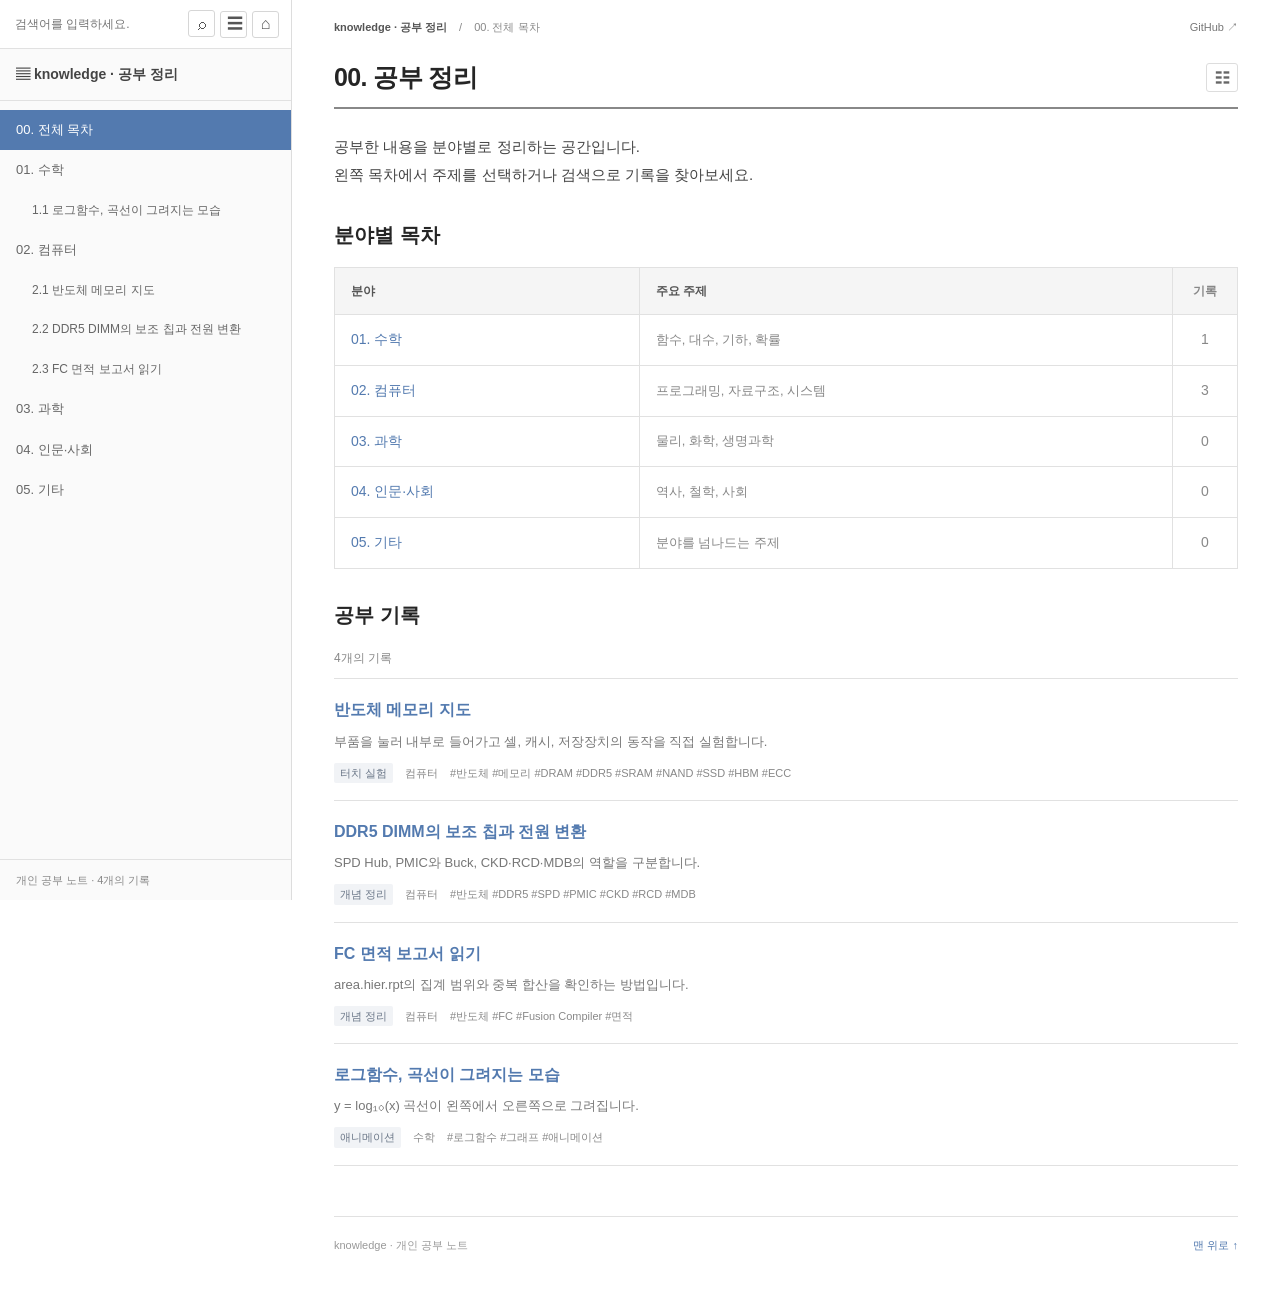
<file: docs/index.html>
<!doctype html>
<html lang="ko"><head><meta charset="utf-8"><meta name="viewport" content="width=device-width,initial-scale=1"><title>공부 정리 - knowledge</title><meta name="description" content="분야별 개념, 그림, 직접 실험하는 예제를 모은 개인 공부 노트"><link rel="stylesheet" href="assets/style.css?v=4"><script src="assets/app.js?v=memory-atlas-1" defer></script></head>
<body data-root="./" data-page="home"><a class="skip" href="#main">본문으로 이동</a><aside id="sidebar" aria-label="공부 목차"><a class="book-title" href="index.html">knowledge · 공부 정리</a></aside><button class="mobile-menu" type="button" aria-controls="sidebar" aria-expanded="false">☰ 목차보기</button>
<main id="main" class="reader"><header class="breadcrumbs"><a href="index.html">knowledge · 공부 정리</a><span>/</span><span id="breadcrumb-current">00. 전체 목차</span><a class="repo-link" href="https://github.com/mjh990406-design/knowledge">GitHub ↗</a></header>
<div class="title-line"><h1 id="page-title">00. 공부 정리</h1><button class="outline-toggle" aria-controls="page-outline" aria-expanded="false" type="button" title="이 페이지 목차">☷ <span class="sr-only">이 페이지 목차</span></button></div>
<nav id="page-outline" class="page-outline" aria-label="이 페이지 목차" hidden><a href="#subjects">분야별 목차</a><a href="#records">공부 기록</a></nav>
<p id="page-description" class="intro">공부한 내용을 분야별로 정리하는 공간입니다.<br>왼쪽 목차에서 주제를 선택하거나 검색으로 기록을 찾아보세요.</p>
<section id="subjects"><h2>분야별 목차</h2><table class="subject-table"><thead><tr><th scope="col">분야</th><th scope="col">주요 주제</th><th scope="col" class="count">기록</th></tr></thead><tbody id="subject-list"></tbody></table></section>
<section id="records"><h2 id="records-title">공부 기록</h2><p id="results-count" class="meta" role="status" aria-live="polite"></p><div id="notes"></div></section>
<noscript><p><a href="notes/linear-function.html">일차함수 예제 읽기</a> · 검색과 목차 탐색에는 JavaScript가 필요합니다.</p></noscript>
<footer class="page-footer"><span>knowledge · 개인 공부 노트</span><a href="#main">맨 위로 ↑</a></footer></main></body></html>
</file>
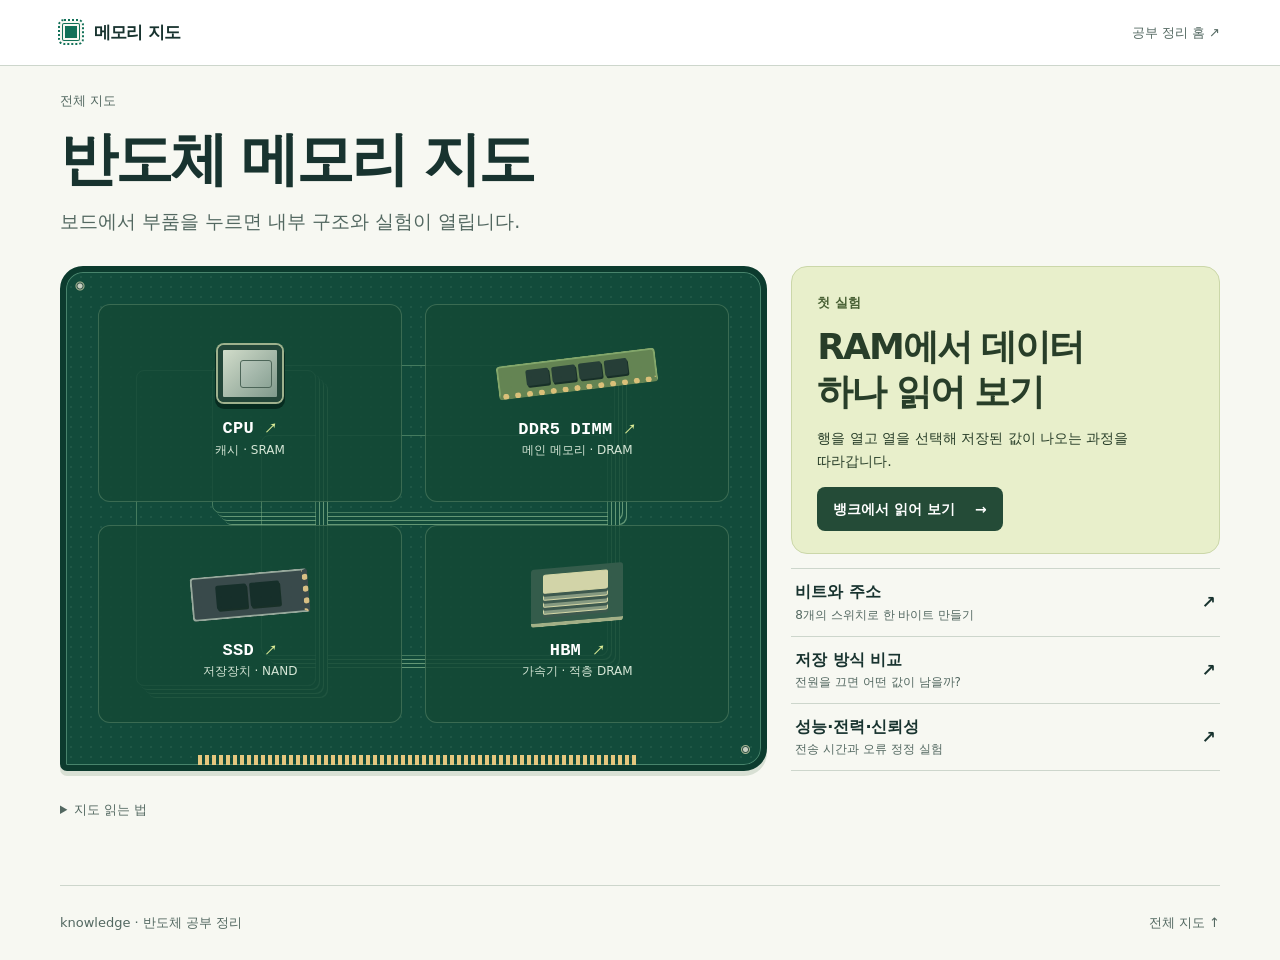
<file: docs/memory/index.html>
<!doctype html>
<html lang="ko">
<head>
  <meta charset="utf-8">
  <meta name="viewport" content="width=device-width,initial-scale=1">
  <meta name="theme-color" content="#f8f8f1">
  <title>반도체 메모리 지도 · 공부 정리</title>
  <meta name="description" content="그림에서 컴퓨터 부품을 선택하고, 메모리 셀부터 SSD와 HBM까지 직접 조작하며 배웁니다.">
  <link rel="stylesheet" href="atlas.css">
  <script defer src="dram.js"></script>
  <script defer src="storage.js"></script>
  <script defer src="systems.js"></script>
  <script defer src="atlas.js"></script>
</head>
<body>
<a class="skip" href="#content">본문으로 이동</a>
<header class="mast"><div class="wrap mast-inner">
  <a class="identity" href="#map"><span class="micro-icon" aria-hidden="true"></span>메모리 지도</a>
  <a class="home-link" href="../index.html">공부 정리 홈 ↗</a>
</div></header>
<main class="wrap" id="content" tabindex="-1">
  <nav id="crumb" aria-label="현재 위치"></nav>
  <div id="view"></div>
  <dialog id="definition" aria-labelledby="term-name">
    <h2 id="term-name"></h2>
    <p id="term-text"></p>
    <form method="dialog"><button autofocus>닫기</button></form>
  </dialog>
  <noscript><p>터치 실험을 사용하려면 JavaScript를 켜 주세요. <a href="../notes/ddr5-dimm.html">DDR5 공부 노트 읽기</a></p></noscript>
</main>
<footer class="wrap foot"><span>knowledge · 반도체 공부 정리</span><a href="#map">전체 지도 ↑</a></footer>
</body></html>
</file>
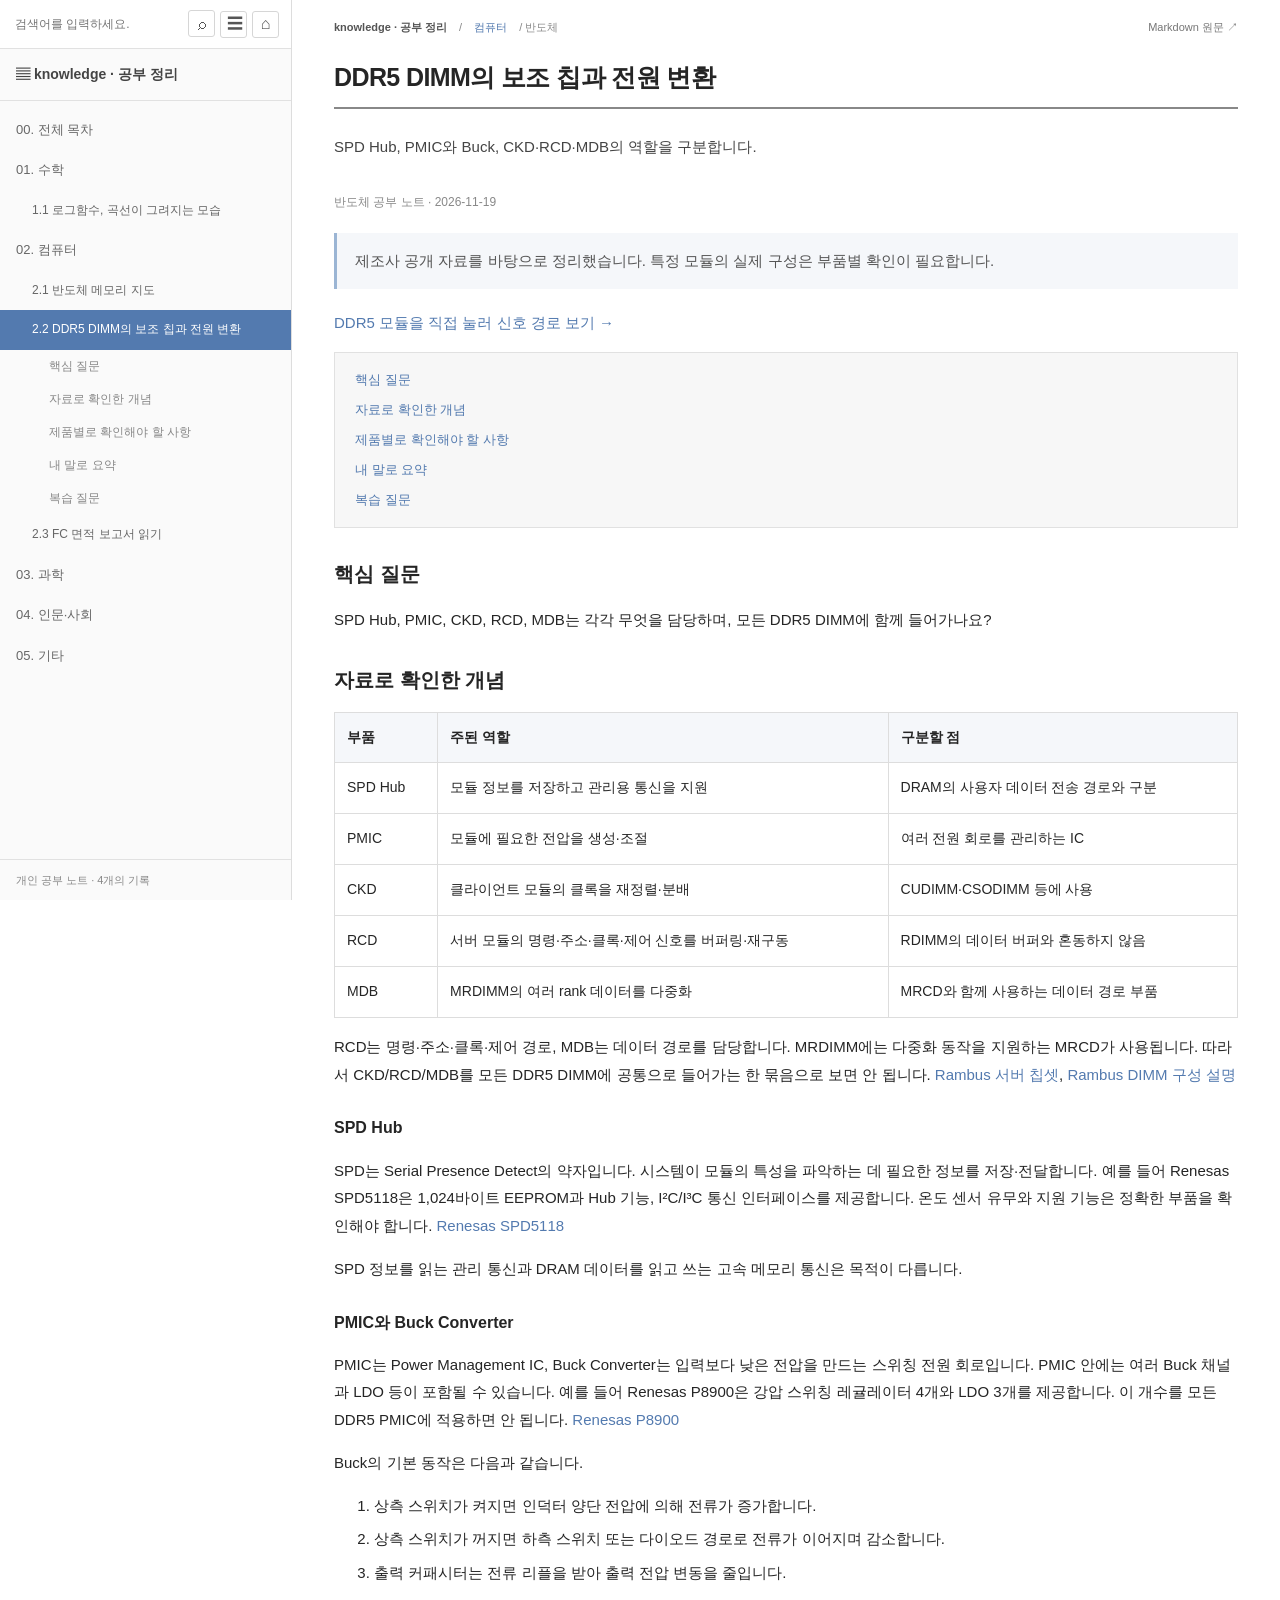
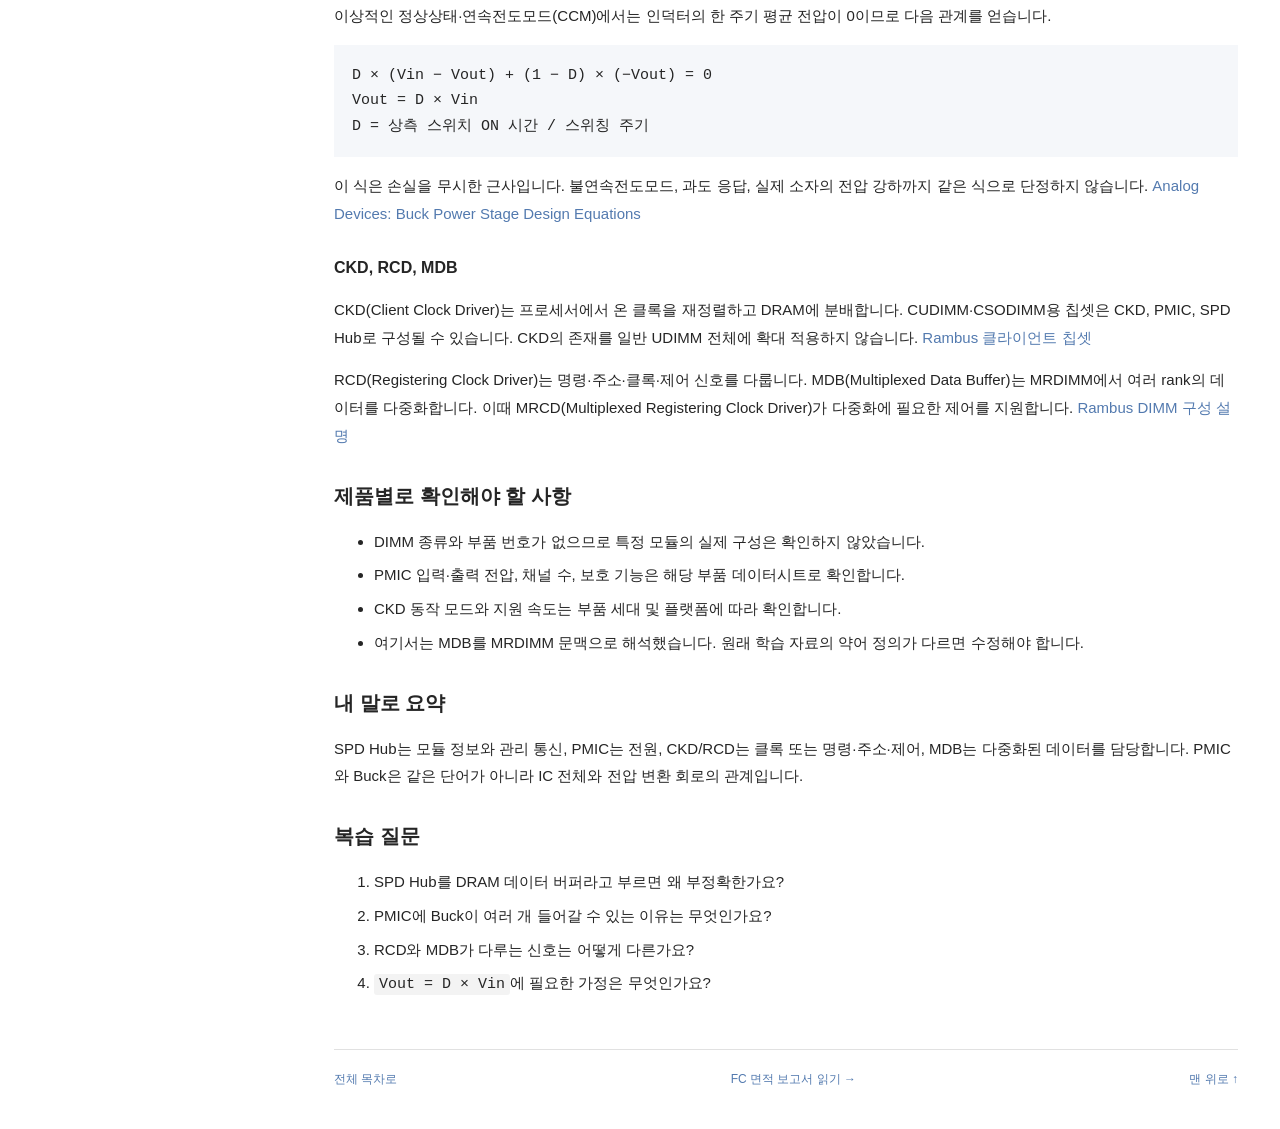
<file: docs/notes/ddr5-dimm.html>
<!doctype html>
<html lang="ko"><head><meta charset="utf-8"><meta name="viewport" content="width=device-width,initial-scale=1">
<title>DDR5 DIMM의 보조 칩과 전원 변환 - knowledge</title><meta name="description" content="SPD Hub, PMIC와 Buck, CKD·RCD·MDB의 역할을 구분합니다.">
<link rel="stylesheet" href="../assets/style.css?v=4"><script src="../assets/app.js?v=memory-atlas-1" defer></script>
<style>.study-table{width:100%;border-collapse:collapse;font-size:14px}.study-table th,.study-table td{border:1px solid #ddd;padding:12px;text-align:left;vertical-align:top}.study-table th{background:#f5f7fa}.table-scroll{overflow-x:auto}.study-table{min-width:560px}.article pre{overflow-x:auto;padding:18px;background:#f5f7fa;line-height:1.7}.article pre code{background:none;padding:0}.article p,.article li{overflow-wrap:anywhere}.article h3{margin-top:26px}.article section{max-width:920px}.article .page-outline a{padding:3px 0}</style>
</head><body data-root="../" data-page="article">
<a class="skip" href="#main">본문으로 이동</a><aside id="sidebar" aria-label="공부 목차"><a href="../index.html">전체 목차</a></aside>
<button class="mobile-menu" type="button" aria-controls="sidebar" aria-expanded="false">☰ 목차보기</button>
<main id="main" class="reader article"><header class="breadcrumbs"><a href="../index.html">knowledge · 공부 정리</a><span>/</span><a href="../index.html?category=컴퓨터">컴퓨터</a><span>/ 반도체</span><a class="repo-link" href="https://github.com/mjh990406-design/knowledge/blob/main/notes/semiconductor/ddr5-dimm.md">Markdown 원문 ↗</a></header>
<div class="title-line"><h1>DDR5 DIMM의 보조 칩과 전원 변환</h1></div><p class="intro">SPD Hub, PMIC와 Buck, CKD·RCD·MDB의 역할을 구분합니다.</p>
<p class="article-meta">반도체 공부 노트 · 2026-11-19</p>
<div class="callout">제조사 공개 자료를 바탕으로 정리했습니다. 특정 모듈의 실제 구성은 부품별 확인이 필요합니다.</div>
<p><a href="../memory/index.html#dimm">DDR5 모듈을 직접 눌러 신호 경로 보기 →</a></p><nav class="page-outline" aria-label="이 글의 목차"><a href="#section-1">핵심 질문</a>
<a href="#section-2">자료로 확인한 개념</a>
<a href="#section-3">제품별로 확인해야 할 사항</a>
<a href="#section-4">내 말로 요약</a>
<a href="#section-5">복습 질문</a></nav>
<section id="section-1"><h2>핵심 질문</h2>
<p>SPD Hub, PMIC, CKD, RCD, MDB는 각각 무엇을 담당하며, 모든 DDR5 DIMM에 함께 들어가나요?</p>
</section>
<section id="section-2"><h2>자료로 확인한 개념</h2>
<div class="table-scroll"><table class="study-table"><thead><tr><th scope="col">부품</th><th scope="col">주된 역할</th><th scope="col">구분할 점</th></tr></thead><tbody><tr><td>SPD Hub</td><td>모듈 정보를 저장하고 관리용 통신을 지원</td><td>DRAM의 사용자 데이터 전송 경로와 구분</td></tr><tr><td>PMIC</td><td>모듈에 필요한 전압을 생성·조절</td><td>여러 전원 회로를 관리하는 IC</td></tr><tr><td>CKD</td><td>클라이언트 모듈의 클록을 재정렬·분배</td><td>CUDIMM·CSODIMM 등에 사용</td></tr><tr><td>RCD</td><td>서버 모듈의 명령·주소·클록·제어 신호를 버퍼링·재구동</td><td>RDIMM의 데이터 버퍼와 혼동하지 않음</td></tr><tr><td>MDB</td><td>MRDIMM의 여러 rank 데이터를 다중화</td><td>MRCD와 함께 사용하는 데이터 경로 부품</td></tr></tbody></table></div>
<p>RCD는 명령·주소·클록·제어 경로, MDB는 데이터 경로를 담당합니다. MRDIMM에는 다중화 동작을 지원하는 MRCD가 사용됩니다. 따라서 CKD/RCD/MDB를 모든 DDR5 DIMM에 공통으로 들어가는 한 묶음으로 보면 안 됩니다. <a href="https://www.rambus.com/memory-interface-chips/ddr5-dimm-chipset/">Rambus 서버 칩셋</a>, <a href="https://www.rambus.com/blogs/complete-guide-to-ddr5-chipsets/">Rambus DIMM 구성 설명</a></p>
<h3>SPD Hub</h3>
<p>SPD는 Serial Presence Detect의 약자입니다. 시스템이 모듈의 특성을 파악하는 데 필요한 정보를 저장·전달합니다. 예를 들어 Renesas SPD5118은 1,024바이트 EEPROM과 Hub 기능, I²C/I³C 통신 인터페이스를 제공합니다. 온도 센서 유무와 지원 기능은 정확한 부품을 확인해야 합니다. <a href="https://www.renesas.com/en/products/spd5118">Renesas SPD5118</a></p>
<p>SPD 정보를 읽는 관리 통신과 DRAM 데이터를 읽고 쓰는 고속 메모리 통신은 목적이 다릅니다.</p>
<h3>PMIC와 Buck Converter</h3>
<p>PMIC는 Power Management IC, Buck Converter는 입력보다 낮은 전압을 만드는 스위칭 전원 회로입니다. PMIC 안에는 여러 Buck 채널과 LDO 등이 포함될 수 있습니다. 예를 들어 Renesas P8900은 강압 스위칭 레귤레이터 4개와 LDO 3개를 제공합니다. 이 개수를 모든 DDR5 PMIC에 적용하면 안 됩니다. <a href="https://www.renesas.com/en/products/p8900">Renesas P8900</a></p>
<p>Buck의 기본 동작은 다음과 같습니다.</p>
<ol>
<li>상측 스위치가 켜지면 인덕터 양단 전압에 의해 전류가 증가합니다.</li>
<li>상측 스위치가 꺼지면 하측 스위치 또는 다이오드 경로로 전류가 이어지며 감소합니다.</li>
<li>출력 커패시터는 전류 리플을 받아 출력 전압 변동을 줄입니다.</li>
</ol>
<p>이상적인 정상상태·연속전도모드(CCM)에서는 인덕터의 한 주기 평균 전압이 0이므로 다음 관계를 얻습니다.</p>
<pre><code>D × (Vin − Vout) + (1 − D) × (−Vout) = 0
Vout = D × Vin
D = 상측 스위치 ON 시간 / 스위칭 주기</code></pre>
<p>이 식은 손실을 무시한 근사입니다. 불연속전도모드, 과도 응답, 실제 소자의 전압 강하까지 같은 식으로 단정하지 않습니다. <a href="https://www.analog.com/en/resources/app-notes/buck-power-stage-design-equations.html">Analog Devices: Buck Power Stage Design Equations</a></p>
<h3>CKD, RCD, MDB</h3>
<p>CKD(Client Clock Driver)는 프로세서에서 온 클록을 재정렬하고 DRAM에 분배합니다. CUDIMM·CSODIMM용 칩셋은 CKD, PMIC, SPD Hub로 구성될 수 있습니다. CKD의 존재를 일반 UDIMM 전체에 확대 적용하지 않습니다. <a href="https://www.rambus.com/memory-interface-chips/ddr5-client-dimm-chipset/">Rambus 클라이언트 칩셋</a></p>
<p>RCD(Registering Clock Driver)는 명령·주소·클록·제어 신호를 다룹니다. MDB(Multiplexed Data Buffer)는 MRDIMM에서 여러 rank의 데이터를 다중화합니다. 이때 MRCD(Multiplexed Registering Clock Driver)가 다중화에 필요한 제어를 지원합니다. <a href="https://www.rambus.com/blogs/complete-guide-to-ddr5-chipsets/">Rambus DIMM 구성 설명</a></p>
</section>
<section id="section-3"><h2>제품별로 확인해야 할 사항</h2>
<ul>
<li>DIMM 종류와 부품 번호가 없으므로 특정 모듈의 실제 구성은 확인하지 않았습니다.</li>
<li>PMIC 입력·출력 전압, 채널 수, 보호 기능은 해당 부품 데이터시트로 확인합니다.</li>
<li>CKD 동작 모드와 지원 속도는 부품 세대 및 플랫폼에 따라 확인합니다.</li>
<li>여기서는 MDB를 MRDIMM 문맥으로 해석했습니다. 원래 학습 자료의 약어 정의가 다르면 수정해야 합니다.</li>
</ul>
</section>
<section id="section-4"><h2>내 말로 요약</h2>
<p>SPD Hub는 모듈 정보와 관리 통신, PMIC는 전원, CKD/RCD는 클록 또는 명령·주소·제어, MDB는 다중화된 데이터를 담당합니다. PMIC와 Buck은 같은 단어가 아니라 IC 전체와 전압 변환 회로의 관계입니다.</p>
</section>
<section id="section-5"><h2>복습 질문</h2>
<ol>
<li>SPD Hub를 DRAM 데이터 버퍼라고 부르면 왜 부정확한가요?</li>
<li>PMIC에 Buck이 여러 개 들어갈 수 있는 이유는 무엇인가요?</li>
<li>RCD와 MDB가 다루는 신호는 어떻게 다른가요?</li>
<li><code>Vout = D × Vin</code>에 필요한 가정은 무엇인가요?</li>
</ol>
</section>
<footer class="page-footer"><a href="../index.html">전체 목차로</a><a href="fc-area-hier.html">FC 면적 보고서 읽기 →</a><a href="#main">맨 위로 ↑</a></footer>
</main></body></html>
</file>
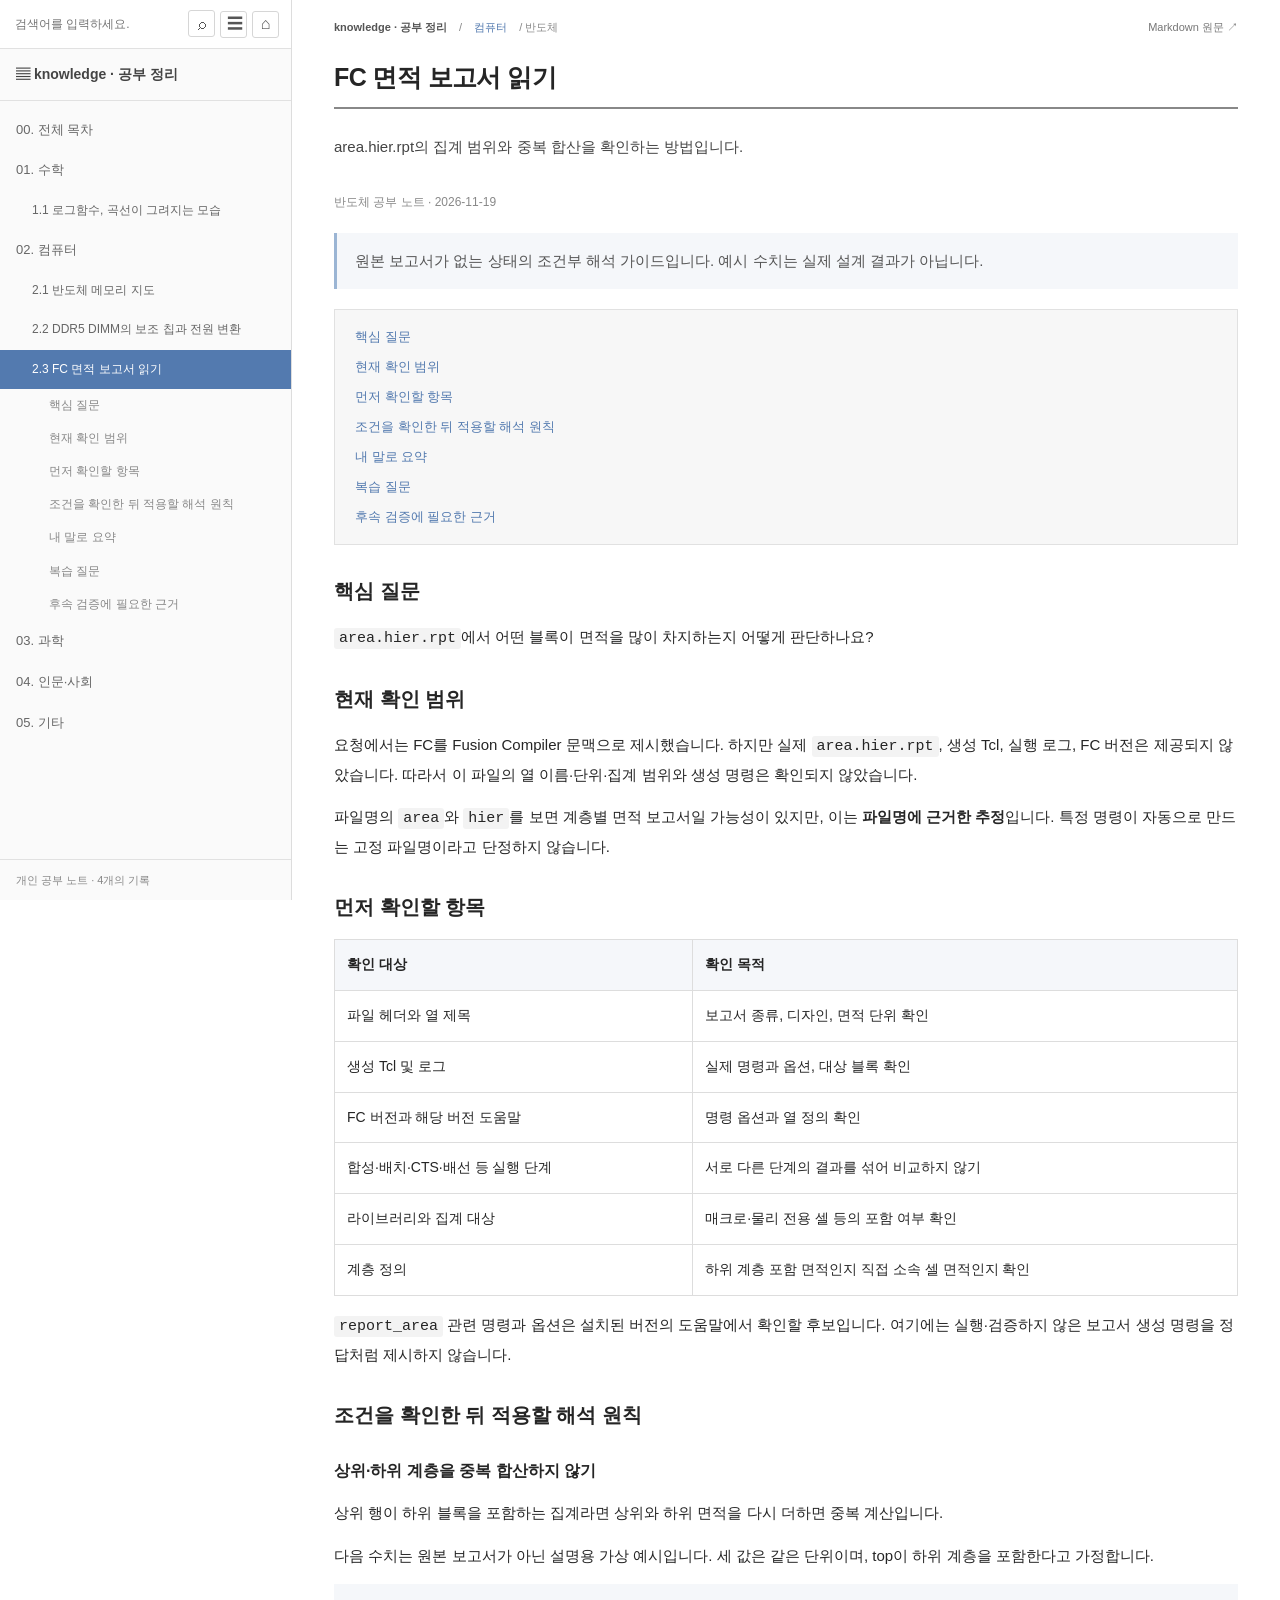
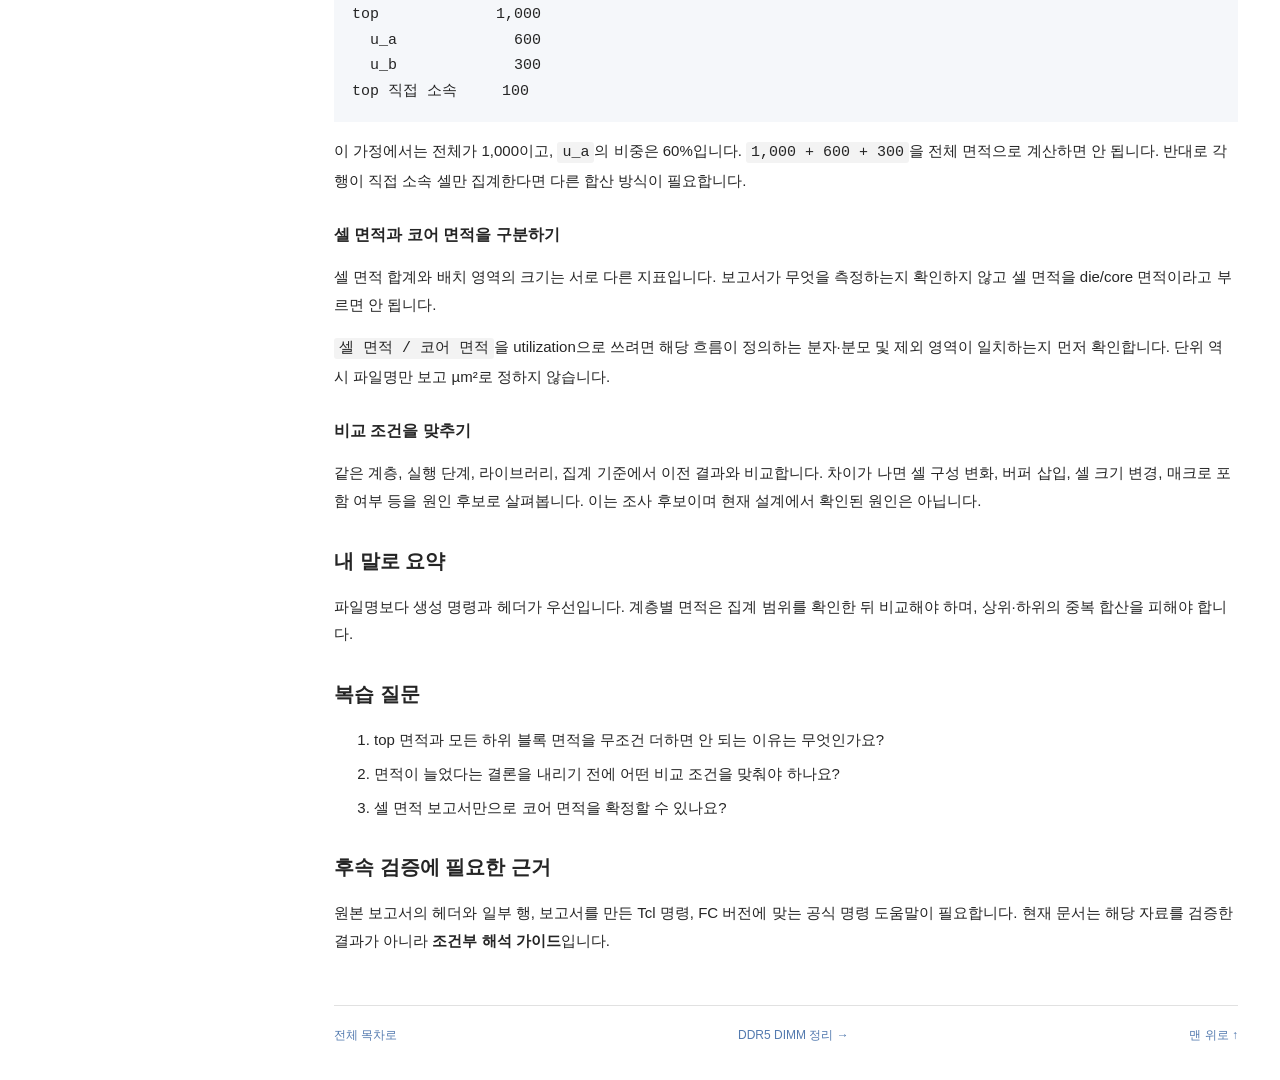
<file: docs/notes/fc-area-hier.html>
<!doctype html>
<html lang="ko"><head><meta charset="utf-8"><meta name="viewport" content="width=device-width,initial-scale=1">
<title>FC 면적 보고서 읽기 - knowledge</title><meta name="description" content="area.hier.rpt의 집계 범위와 중복 합산을 확인하는 방법입니다.">
<link rel="stylesheet" href="../assets/style.css?v=4"><script src="../assets/app.js?v=memory-atlas-1" defer></script>
<style>.study-table{width:100%;border-collapse:collapse;font-size:14px}.study-table th,.study-table td{border:1px solid #ddd;padding:12px;text-align:left;vertical-align:top}.study-table th{background:#f5f7fa}.table-scroll{overflow-x:auto}.study-table{min-width:560px}.article pre{overflow-x:auto;padding:18px;background:#f5f7fa;line-height:1.7}.article pre code{background:none;padding:0}.article p,.article li{overflow-wrap:anywhere}.article h3{margin-top:26px}.article section{max-width:920px}.article .page-outline a{padding:3px 0}</style>
</head><body data-root="../" data-page="article">
<a class="skip" href="#main">본문으로 이동</a><aside id="sidebar" aria-label="공부 목차"><a href="../index.html">전체 목차</a></aside>
<button class="mobile-menu" type="button" aria-controls="sidebar" aria-expanded="false">☰ 목차보기</button>
<main id="main" class="reader article"><header class="breadcrumbs"><a href="../index.html">knowledge · 공부 정리</a><span>/</span><a href="../index.html?category=컴퓨터">컴퓨터</a><span>/ 반도체</span><a class="repo-link" href="https://github.com/mjh990406-design/knowledge/blob/main/notes/semiconductor/fc-area-hier.md">Markdown 원문 ↗</a></header>
<div class="title-line"><h1>FC 면적 보고서 읽기</h1></div><p class="intro">area.hier.rpt의 집계 범위와 중복 합산을 확인하는 방법입니다.</p>
<p class="article-meta">반도체 공부 노트 · 2026-11-19</p>
<div class="callout">원본 보고서가 없는 상태의 조건부 해석 가이드입니다. 예시 수치는 실제 설계 결과가 아닙니다.</div>
<nav class="page-outline" aria-label="이 글의 목차"><a href="#section-1">핵심 질문</a>
<a href="#section-2">현재 확인 범위</a>
<a href="#section-3">먼저 확인할 항목</a>
<a href="#section-4">조건을 확인한 뒤 적용할 해석 원칙</a>
<a href="#section-5">내 말로 요약</a>
<a href="#section-6">복습 질문</a>
<a href="#section-7">후속 검증에 필요한 근거</a></nav>
<section id="section-1"><h2>핵심 질문</h2>
<p><code>area.hier.rpt</code>에서 어떤 블록이 면적을 많이 차지하는지 어떻게 판단하나요?</p>
</section>
<section id="section-2"><h2>현재 확인 범위</h2>
<p>요청에서는 FC를 Fusion Compiler 문맥으로 제시했습니다. 하지만 실제 <code>area.hier.rpt</code>, 생성 Tcl, 실행 로그, FC 버전은 제공되지 않았습니다. 따라서 이 파일의 열 이름·단위·집계 범위와 생성 명령은 확인되지 않았습니다.</p>
<p>파일명의 <code>area</code>와 <code>hier</code>를 보면 계층별 면적 보고서일 가능성이 있지만, 이는 <strong>파일명에 근거한 추정</strong>입니다. 특정 명령이 자동으로 만드는 고정 파일명이라고 단정하지 않습니다.</p>
</section>
<section id="section-3"><h2>먼저 확인할 항목</h2>
<div class="table-scroll"><table class="study-table"><thead><tr><th scope="col">확인 대상</th><th scope="col">확인 목적</th></tr></thead><tbody><tr><td>파일 헤더와 열 제목</td><td>보고서 종류, 디자인, 면적 단위 확인</td></tr><tr><td>생성 Tcl 및 로그</td><td>실제 명령과 옵션, 대상 블록 확인</td></tr><tr><td>FC 버전과 해당 버전 도움말</td><td>명령 옵션과 열 정의 확인</td></tr><tr><td>합성·배치·CTS·배선 등 실행 단계</td><td>서로 다른 단계의 결과를 섞어 비교하지 않기</td></tr><tr><td>라이브러리와 집계 대상</td><td>매크로·물리 전용 셀 등의 포함 여부 확인</td></tr><tr><td>계층 정의</td><td>하위 계층 포함 면적인지 직접 소속 셀 면적인지 확인</td></tr></tbody></table></div>
<p><code>report_area</code> 관련 명령과 옵션은 설치된 버전의 도움말에서 확인할 후보입니다. 여기에는 실행·검증하지 않은 보고서 생성 명령을 정답처럼 제시하지 않습니다.</p>
</section>
<section id="section-4"><h2>조건을 확인한 뒤 적용할 해석 원칙</h2>
<h3>상위·하위 계층을 중복 합산하지 않기</h3>
<p>상위 행이 하위 블록을 포함하는 집계라면 상위와 하위 면적을 다시 더하면 중복 계산입니다.</p>
<p>다음 수치는 원본 보고서가 아닌 설명용 가상 예시입니다. 세 값은 같은 단위이며, top이 하위 계층을 포함한다고 가정합니다.</p>
<pre><code>top             1,000
  u_a             600
  u_b             300
top 직접 소속     100</code></pre>
<p>이 가정에서는 전체가 1,000이고, <code>u_a</code>의 비중은 60%입니다. <code>1,000 + 600 + 300</code>을 전체 면적으로 계산하면 안 됩니다. 반대로 각 행이 직접 소속 셀만 집계한다면 다른 합산 방식이 필요합니다.</p>
<h3>셀 면적과 코어 면적을 구분하기</h3>
<p>셀 면적 합계와 배치 영역의 크기는 서로 다른 지표입니다. 보고서가 무엇을 측정하는지 확인하지 않고 셀 면적을 die/core 면적이라고 부르면 안 됩니다.</p>
<p><code>셀 면적 / 코어 면적</code>을 utilization으로 쓰려면 해당 흐름이 정의하는 분자·분모 및 제외 영역이 일치하는지 먼저 확인합니다. 단위 역시 파일명만 보고 µm²로 정하지 않습니다.</p>
<h3>비교 조건을 맞추기</h3>
<p>같은 계층, 실행 단계, 라이브러리, 집계 기준에서 이전 결과와 비교합니다. 차이가 나면 셀 구성 변화, 버퍼 삽입, 셀 크기 변경, 매크로 포함 여부 등을 원인 후보로 살펴봅니다. 이는 조사 후보이며 현재 설계에서 확인된 원인은 아닙니다.</p>
</section>
<section id="section-5"><h2>내 말로 요약</h2>
<p>파일명보다 생성 명령과 헤더가 우선입니다. 계층별 면적은 집계 범위를 확인한 뒤 비교해야 하며, 상위·하위의 중복 합산을 피해야 합니다.</p>
</section>
<section id="section-6"><h2>복습 질문</h2>
<ol>
<li>top 면적과 모든 하위 블록 면적을 무조건 더하면 안 되는 이유는 무엇인가요?</li>
<li>면적이 늘었다는 결론을 내리기 전에 어떤 비교 조건을 맞춰야 하나요?</li>
<li>셀 면적 보고서만으로 코어 면적을 확정할 수 있나요?</li>
</ol>
</section>
<section id="section-7"><h2>후속 검증에 필요한 근거</h2>
<p>원본 보고서의 헤더와 일부 행, 보고서를 만든 Tcl 명령, FC 버전에 맞는 공식 명령 도움말이 필요합니다. 현재 문서는 해당 자료를 검증한 결과가 아니라 <strong>조건부 해석 가이드</strong>입니다.</p>
</section>
<footer class="page-footer"><a href="../index.html">전체 목차로</a><a href="ddr5-dimm.html">DDR5 DIMM 정리 →</a><a href="#main">맨 위로 ↑</a></footer>
</main></body></html>
</file>
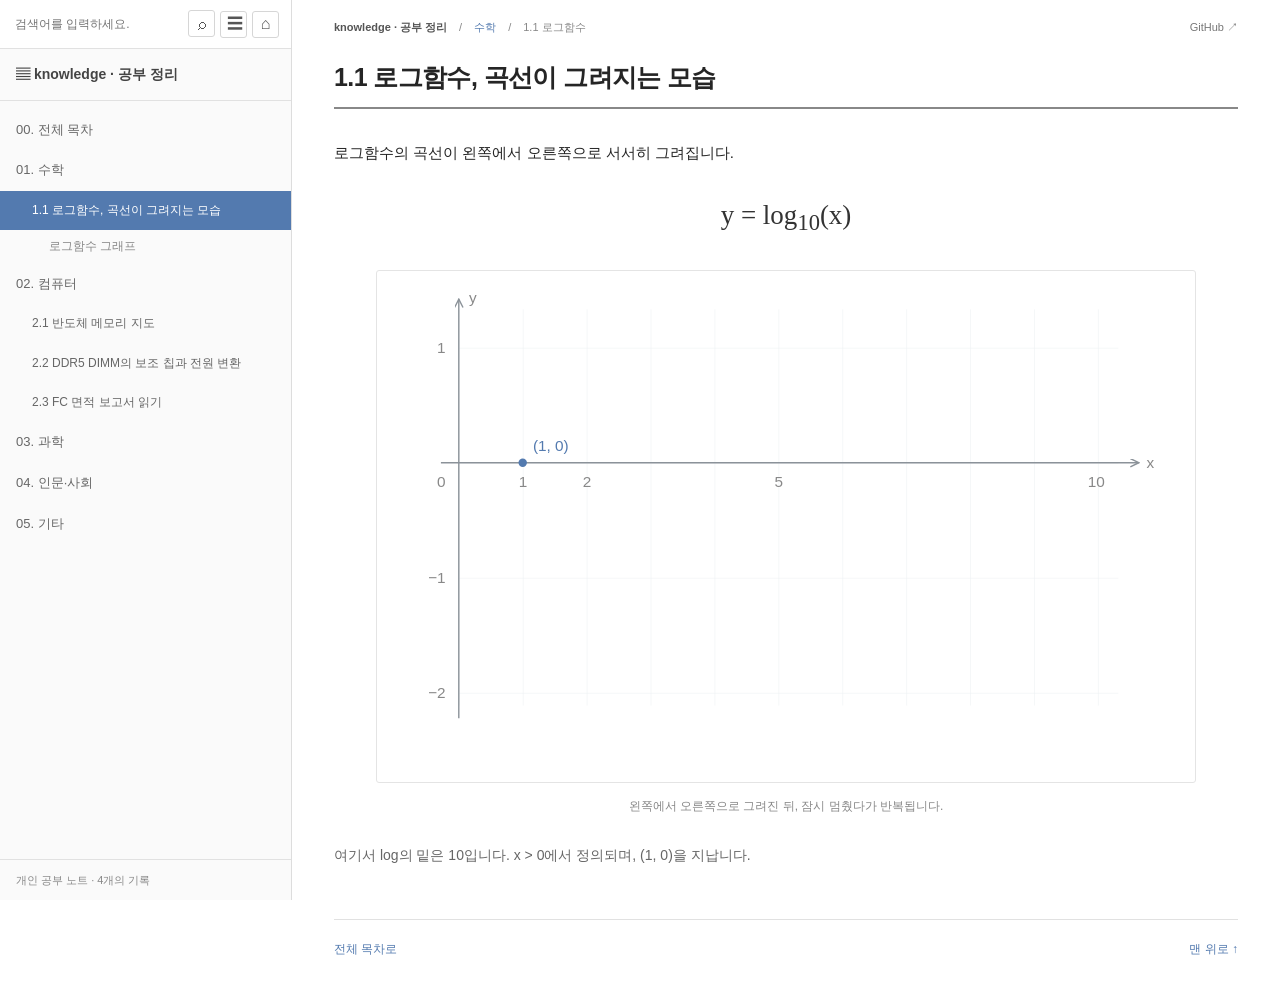
<file: docs/notes/linear-function.html>
<!doctype html><html lang="ko"><head><meta charset="utf-8"><meta name="viewport" content="width=device-width,initial-scale=1"><meta http-equiv="refresh" content="0;url=log-function.html"><title>로그함수 - knowledge</title></head><body><p><a href="log-function.html">로그함수 애니메이션 보기</a></p></body></html>
</file>
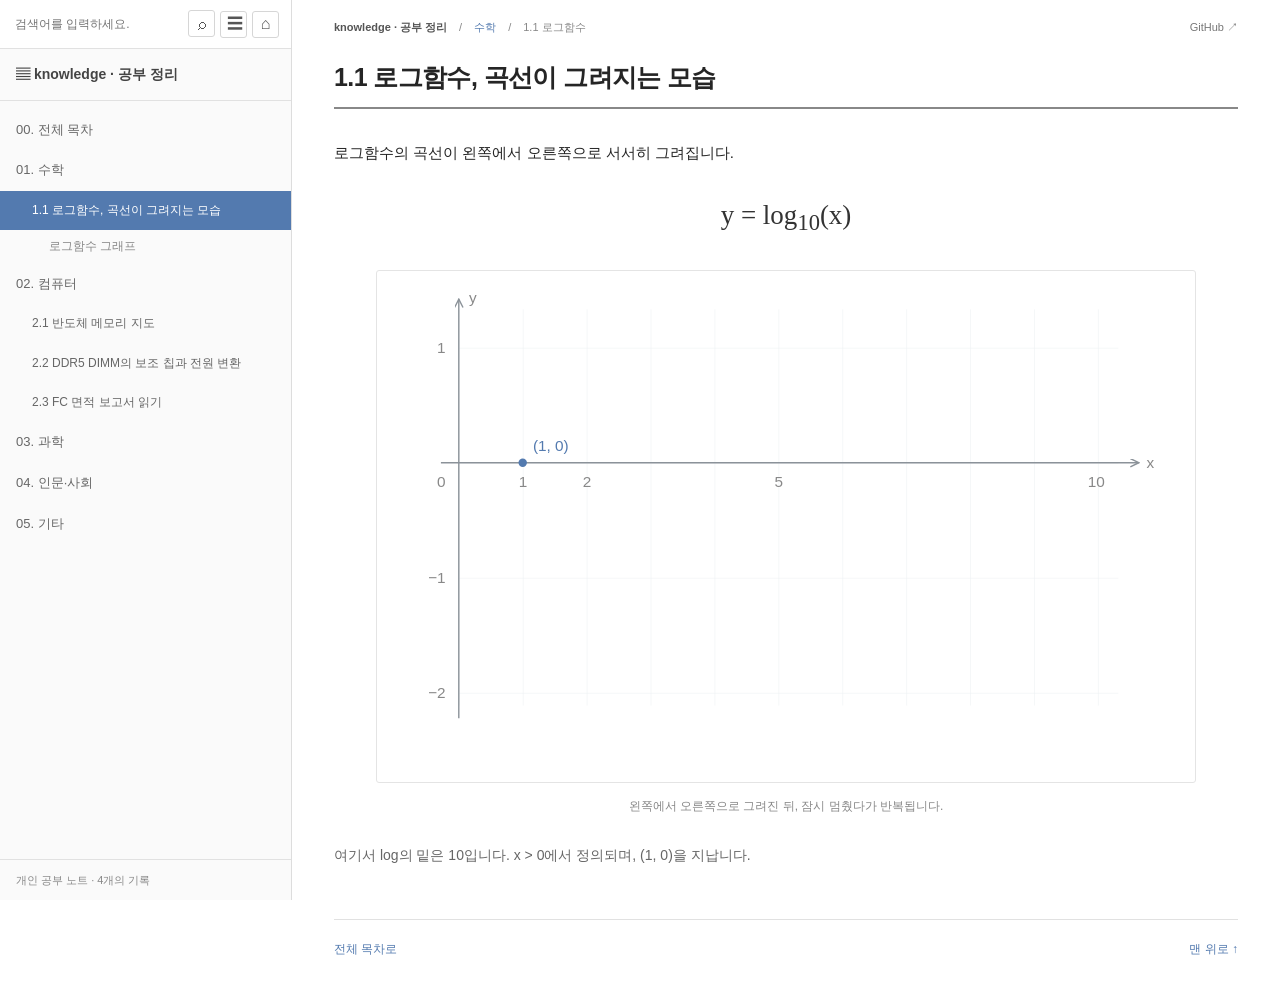
<file: docs/notes/log-function.html>
<!doctype html><html lang="ko"><head><meta charset="utf-8"><meta name="viewport" content="width=device-width,initial-scale=1"><title>로그함수 - knowledge</title><meta name="description" content="왼쪽에서 오른쪽으로 그려지는 로그함수 그래프"><link rel="stylesheet" href="../assets/style.css?v=4"><script src="../assets/app.js?v=memory-atlas-1" defer></script></head><body data-root="../" data-page="article">
<a class="skip" href="#main">본문으로 이동</a><aside id="sidebar" aria-label="공부 목차"><a href="../index.html">전체 목차</a></aside><button class="mobile-menu" type="button" aria-controls="sidebar" aria-expanded="false">☰ 목차보기</button>
<main id="main" class="reader article"><header class="breadcrumbs"><a href="../index.html">knowledge · 공부 정리</a><span>/</span><a href="../index.html?category=수학">수학</a><span>/</span><span>1.1 로그함수</span><a class="repo-link" href="https://github.com/mjh990406-design/knowledge">GitHub ↗</a></header>
<div class="title-line"><h1>1.1 로그함수, 곡선이 그려지는 모습</h1></div>
<section id="experiment"><p>로그함수의 곡선이 왼쪽에서 오른쪽으로 서서히 그려집니다.</p><p class="log-formula">y = log<sub>10</sub>(x)</p>
<figure class="log-figure"><svg viewBox="0 0 640 400" role="img" aria-labelledby="log-title log-desc"><title id="log-title">왼쪽에서 오른쪽으로 그려지는 y = log₁₀(x) 그래프</title><desc id="log-desc">밑이 10인 로그함수입니다. x는 0보다 크며, 곡선은 (1, 0)을 지나고 x가 커질수록 완만하게 증가합니다. 표시 범위는 x가 0.01에서 10까지입니다.</desc>
<defs><pattern id="log-grid" x="64" y="60" width="50" height="90" patternUnits="userSpaceOnUse"><path d="M50 0H0V90" fill="none" stroke="#eceff2" stroke-width="0.8"/></pattern><marker id="axis-arrow" markerWidth="7" markerHeight="7" refX="6" refY="3" orient="auto"><path d="M0 0L6 3L0 6" fill="none" stroke="#8b9299" stroke-width="1"/></marker></defs>
<rect x="64" y="30" width="516" height="310" fill="url(#log-grid)"/>
<g fill="none" stroke="#8b9299" stroke-width="1.1" marker-end="url(#axis-arrow)"><path d="M50 150H596"/><path d="M64 350V22"/></g>
<g fill="#888" font-size="12" font-family="Arial,sans-serif"><text x="602" y="154">x</text><text x="72" y="25">y</text><text x="47" y="169">0</text><text x="111" y="169">1</text><text x="161" y="169">2</text><text x="311" y="169">5</text><text x="556" y="169">10</text><text x="47" y="64">1</text><text x="40" y="244">−1</text><text x="40" y="334">−2</text></g>
<path class="log-curve" pathLength="1" d="M64.500 330.000 L64.505 329.614 L64.510 329.229 L64.515 328.843 L64.520 328.457 L64.525 328.071 L64.530 327.686 L64.536 327.300 L64.541 326.914 L64.546 326.529 L64.552 326.143 L64.557 325.757 L64.563 325.371 L64.568 324.986 L64.574 324.600 L64.580 324.214 L64.586 323.829 L64.591 323.443 L64.597 323.057 L64.603 322.671 L64.609 322.286 L64.615 321.900 L64.621 321.514 L64.627 321.129 L64.634 320.743 L64.640 320.357 L64.646 319.971 L64.653 319.586 L64.659 319.200 L64.666 318.814 L64.672 318.429 L64.679 318.043 L64.686 317.657 L64.692 317.271 L64.699 316.886 L64.706 316.500 L64.713 316.114 L64.720 315.729 L64.727 315.343 L64.735 314.957 L64.742 314.571 L64.749 314.186 L64.757 313.800 L64.764 313.414 L64.772 313.029 L64.780 312.643 L64.787 312.257 L64.795 311.871 L64.803 311.486 L64.811 311.100 L64.819 310.714 L64.827 310.329 L64.835 309.943 L64.844 309.557 L64.852 309.171 L64.860 308.786 L64.869 308.400 L64.878 308.014 L64.886 307.629 L64.895 307.243 L64.904 306.857 L64.913 306.471 L64.922 306.086 L64.931 305.700 L64.940 305.314 L64.950 304.929 L64.959 304.543 L64.969 304.157 L64.978 303.771 L64.988 303.386 L64.998 303.000 L65.008 302.614 L65.018 302.229 L65.028 301.843 L65.038 301.457 L65.048 301.071 L65.058 300.686 L65.069 300.300 L65.080 299.914 L65.090 299.529 L65.101 299.143 L65.112 298.757 L65.123 298.371 L65.134 297.986 L65.145 297.600 L65.157 297.214 L65.168 296.829 L65.180 296.443 L65.192 296.057 L65.203 295.671 L65.215 295.286 L65.227 294.900 L65.240 294.514 L65.252 294.129 L65.264 293.743 L65.277 293.357 L65.289 292.971 L65.302 292.586 L65.315 292.200 L65.328 291.814 L65.341 291.429 L65.355 291.043 L65.368 290.657 L65.382 290.271 L65.395 289.886 L65.409 289.500 L65.423 289.114 L65.437 288.729 L65.452 288.343 L65.466 287.957 L65.480 287.571 L65.495 287.186 L65.510 286.800 L65.525 286.414 L65.540 286.029 L65.555 285.643 L65.571 285.257 L65.586 284.871 L65.602 284.486 L65.618 284.100 L65.634 283.714 L65.650 283.329 L65.667 282.943 L65.683 282.557 L65.700 282.171 L65.717 281.786 L65.734 281.400 L65.751 281.014 L65.768 280.629 L65.786 280.243 L65.803 279.857 L65.821 279.471 L65.839 279.086 L65.858 278.700 L65.876 278.314 L65.895 277.929 L65.913 277.543 L65.932 277.157 L65.952 276.771 L65.971 276.386 L65.991 276.000 L66.010 275.614 L66.030 275.229 L66.050 274.843 L66.071 274.457 L66.091 274.071 L66.112 273.686 L66.133 273.300 L66.154 272.914 L66.175 272.529 L66.197 272.143 L66.219 271.757 L66.241 271.371 L66.263 270.986 L66.285 270.600 L66.308 270.214 L66.331 269.829 L66.354 269.443 L66.377 269.057 L66.401 268.671 L66.425 268.286 L66.449 267.900 L66.473 267.514 L66.498 267.129 L66.522 266.743 L66.547 266.357 L66.573 265.971 L66.598 265.586 L66.624 265.200 L66.650 264.814 L66.676 264.429 L66.703 264.043 L66.730 263.657 L66.757 263.271 L66.784 262.886 L66.812 262.500 L66.840 262.114 L66.868 261.729 L66.896 261.343 L66.925 260.957 L66.954 260.571 L66.983 260.186 L67.013 259.800 L67.043 259.414 L67.073 259.029 L67.103 258.643 L67.134 258.257 L67.165 257.871 L67.197 257.486 L67.228 257.100 L67.260 256.714 L67.293 256.329 L67.325 255.943 L67.358 255.557 L67.392 255.171 L67.425 254.786 L67.459 254.400 L67.493 254.014 L67.528 253.629 L67.563 253.243 L67.598 252.857 L67.634 252.471 L67.670 252.086 L67.707 251.700 L67.743 251.314 L67.780 250.929 L67.818 250.543 L67.856 250.157 L67.894 249.771 L67.933 249.386 L67.972 249.000 L68.011 248.614 L68.051 248.229 L68.091 247.843 L68.132 247.457 L68.173 247.071 L68.214 246.686 L68.256 246.300 L68.298 245.914 L68.341 245.529 L68.384 245.143 L68.427 244.757 L68.471 244.371 L68.515 243.986 L68.560 243.600 L68.605 243.214 L68.651 242.829 L68.697 242.443 L68.744 242.057 L68.791 241.671 L68.838 241.286 L68.886 240.900 L68.935 240.514 L68.984 240.129 L69.033 239.743 L69.083 239.357 L69.133 238.971 L69.184 238.586 L69.236 238.200 L69.288 237.814 L69.340 237.429 L69.393 237.043 L69.446 236.657 L69.500 236.271 L69.555 235.886 L69.610 235.500 L69.666 235.114 L69.722 234.729 L69.779 234.343 L69.836 233.957 L69.894 233.571 L69.952 233.186 L70.011 232.800 L70.071 232.414 L70.131 232.029 L70.192 231.643 L70.253 231.257 L70.315 230.871 L70.378 230.486 L70.441 230.100 L70.505 229.714 L70.570 229.329 L70.635 228.943 L70.701 228.557 L70.767 228.171 L70.834 227.786 L70.902 227.400 L70.970 227.014 L71.039 226.629 L71.109 226.243 L71.180 225.857 L71.251 225.471 L71.323 225.086 L71.396 224.700 L71.469 224.314 L71.543 223.929 L71.618 223.543 L71.693 223.157 L71.770 222.771 L71.847 222.386 L71.924 222.000 L72.003 221.614 L72.082 221.229 L72.163 220.843 L72.244 220.457 L72.325 220.071 L72.408 219.686 L72.491 219.300 L72.575 218.914 L72.660 218.529 L72.746 218.143 L72.833 217.757 L72.921 217.371 L73.009 216.986 L73.099 216.600 L73.189 216.214 L73.280 215.829 L73.372 215.443 L73.465 215.057 L73.559 214.671 L73.653 214.286 L73.749 213.900 L73.846 213.514 L73.944 213.129 L74.042 212.743 L74.142 212.357 L74.242 211.971 L74.344 211.586 L74.446 211.200 L74.550 210.814 L74.655 210.429 L74.760 210.043 L74.867 209.657 L74.975 209.271 L75.084 208.886 L75.194 208.500 L75.305 208.114 L75.417 207.729 L75.530 207.343 L75.644 206.957 L75.760 206.571 L75.876 206.186 L75.994 205.800 L76.113 205.414 L76.233 205.029 L76.355 204.643 L76.477 204.257 L76.601 203.871 L76.726 203.486 L76.852 203.100 L76.979 202.714 L77.108 202.329 L77.238 201.943 L77.369 201.557 L77.502 201.171 L77.636 200.786 L77.771 200.400 L77.908 200.014 L78.046 199.629 L78.185 199.243 L78.326 198.857 L78.468 198.471 L78.611 198.086 L78.756 197.700 L78.902 197.314 L79.050 196.929 L79.199 196.543 L79.350 196.157 L79.502 195.771 L79.656 195.386 L79.811 195.000 L79.968 194.614 L80.127 194.229 L80.286 193.843 L80.448 193.457 L80.611 193.071 L80.776 192.686 L80.942 192.300 L81.110 191.914 L81.280 191.529 L81.451 191.143 L81.624 190.757 L81.799 190.371 L81.976 189.986 L82.154 189.600 L82.334 189.214 L82.516 188.829 L82.699 188.443 L82.885 188.057 L83.072 187.671 L83.261 187.286 L83.452 186.900 L83.645 186.514 L83.840 186.129 L84.037 185.743 L84.235 185.357 L84.436 184.971 L84.639 184.586 L84.843 184.200 L85.050 183.814 L85.259 183.429 L85.470 183.043 L85.683 182.657 L85.898 182.271 L86.115 181.886 L86.334 181.500 L86.556 181.114 L86.779 180.729 L87.005 180.343 L87.233 179.957 L87.464 179.571 L87.697 179.186 L87.932 178.800 L88.169 178.414 L88.409 178.029 L88.651 177.643 L88.895 177.257 L89.142 176.871 L89.391 176.486 L89.643 176.100 L89.897 175.714 L90.154 175.329 L90.414 174.943 L90.676 174.557 L90.940 174.171 L91.207 173.786 L91.477 173.400 L91.750 173.014 L92.025 172.629 L92.303 172.243 L92.583 171.857 L92.867 171.471 L93.153 171.086 L93.442 170.700 L93.734 170.314 L94.029 169.929 L94.327 169.543 L94.628 169.157 L94.931 168.771 L95.238 168.386 L95.548 168.000 L95.861 167.614 L96.177 167.229 L96.496 166.843 L96.818 166.457 L97.144 166.071 L97.472 165.686 L97.804 165.300 L98.139 164.914 L98.478 164.529 L98.820 164.143 L99.165 163.757 L99.514 163.371 L99.866 162.986 L100.222 162.600 L100.581 162.214 L100.944 161.829 L101.310 161.443 L101.680 161.057 L102.054 160.671 L102.431 160.286 L102.812 159.900 L103.197 159.514 L103.586 159.129 L103.979 158.743 L104.375 158.357 L104.775 157.971 L105.180 157.586 L105.588 157.200 L106.001 156.814 L106.417 156.429 L106.838 156.043 L107.263 155.657 L107.692 155.271 L108.125 154.886 L108.563 154.500 L109.004 154.114 L109.451 153.729 L109.902 153.343 L110.357 152.957 L110.816 152.571 L111.281 152.186 L111.750 151.800 L112.223 151.414 L112.701 151.029 L113.184 150.643 L113.672 150.257 L114.165 149.871 L114.662 149.486 L115.165 149.100 L115.672 148.714 L116.184 148.329 L116.702 147.943 L117.225 147.557 L117.752 147.171 L118.286 146.786 L118.824 146.400 L119.368 146.014 L119.917 145.629 L120.471 145.243 L121.031 144.857 L121.597 144.471 L122.168 144.086 L122.745 143.700 L123.327 143.314 L123.916 142.929 L124.510 142.543 L125.110 142.157 L125.716 141.771 L126.328 141.386 L126.946 141.000 L127.571 140.614 L128.201 140.229 L128.838 139.843 L129.481 139.457 L130.130 139.071 L130.786 138.686 L131.448 138.300 L132.117 137.914 L132.793 137.529 L133.475 137.143 L134.164 136.757 L134.860 136.371 L135.562 135.986 L136.272 135.600 L136.989 135.214 L137.713 134.829 L138.444 134.443 L139.182 134.057 L139.927 133.671 L140.680 133.286 L141.441 132.900 L142.209 132.514 L142.984 132.129 L143.768 131.743 L144.559 131.357 L145.358 130.971 L146.165 130.586 L146.979 130.200 L147.802 129.814 L148.633 129.429 L149.473 129.043 L150.320 128.657 L151.176 128.271 L152.041 127.886 L152.914 127.500 L153.796 127.114 L154.686 126.729 L155.586 126.343 L156.494 125.957 L157.411 125.571 L158.337 125.186 L159.273 124.800 L160.218 124.414 L161.172 124.029 L162.136 123.643 L163.109 123.257 L164.092 122.871 L165.084 122.486 L166.087 122.100 L167.099 121.714 L168.122 121.329 L169.154 120.943 L170.197 120.557 L171.250 120.171 L172.314 119.786 L173.388 119.400 L174.473 119.014 L175.568 118.629 L176.675 118.243 L177.792 117.857 L178.921 117.471 L180.060 117.086 L181.211 116.700 L182.374 116.314 L183.548 115.929 L184.733 115.543 L185.931 115.157 L187.140 114.771 L188.361 114.386 L189.594 114.000 L190.840 113.614 L192.098 113.229 L193.368 112.843 L194.651 112.457 L195.947 112.071 L197.255 111.686 L198.577 111.300 L199.911 110.914 L201.259 110.529 L202.620 110.143 L203.995 109.757 L205.383 109.371 L206.786 108.986 L208.202 108.600 L209.632 108.214 L211.076 107.829 L212.534 107.443 L214.007 107.057 L215.495 106.671 L216.997 106.286 L218.515 105.900 L220.047 105.514 L221.595 105.129 L223.158 104.743 L224.736 104.357 L226.330 103.971 L227.940 103.586 L229.566 103.200 L231.207 102.814 L232.866 102.429 L234.540 102.043 L236.232 101.657 L237.940 101.271 L239.665 100.886 L241.407 100.500 L243.166 100.114 L244.943 99.729 L246.737 99.343 L248.549 98.957 L250.380 98.571 L252.228 98.186 L254.095 97.800 L255.980 97.414 L257.884 97.029 L259.807 96.643 L261.748 96.257 L263.709 95.871 L265.690 95.486 L267.690 95.100 L269.710 94.714 L271.750 94.329 L273.810 93.943 L275.891 93.557 L277.993 93.171 L280.115 92.786 L282.258 92.400 L284.422 92.014 L286.608 91.629 L288.816 91.243 L291.045 90.857 L293.297 90.471 L295.571 90.086 L297.868 89.700 L300.187 89.314 L302.529 88.929 L304.895 88.543 L307.284 88.157 L309.696 87.771 L312.133 87.386 L314.594 87.000 L317.079 86.614 L319.589 86.229 L322.123 85.843 L324.683 85.457 L327.268 85.071 L329.879 84.686 L332.516 84.300 L335.179 83.914 L337.868 83.529 L340.584 83.143 L343.327 82.757 L346.097 82.371 L348.895 81.986 L351.720 81.600 L354.573 81.214 L357.455 80.829 L360.365 80.443 L363.304 80.057 L366.272 79.671 L369.270 79.286 L372.298 78.900 L375.355 78.514 L378.443 78.129 L381.561 77.743 L384.710 77.357 L387.891 76.971 L391.103 76.586 L394.347 76.200 L397.623 75.814 L400.931 75.429 L404.273 75.043 L407.647 74.657 L411.055 74.271 L414.497 73.886 L417.973 73.500 L421.483 73.114 L425.028 72.729 L428.609 72.343 L432.225 71.957 L435.876 71.571 L439.564 71.186 L443.289 70.800 L447.050 70.414 L450.849 70.029 L454.685 69.643 L458.560 69.257 L462.473 68.871 L466.424 68.486 L470.415 68.100 L474.446 67.714 L478.516 67.329 L482.627 66.943 L486.778 66.557 L490.971 66.171 L495.205 65.786 L499.482 65.400 L503.800 65.014 L508.162 64.629 L512.567 64.243 L517.015 63.857 L521.508 63.471 L526.045 63.086 L530.627 62.700 L535.255 62.314 L539.928 61.929 L544.648 61.543 L549.415 61.157 L554.229 60.771 L559.090 60.386 L564.000 60.000"/>
<circle cx="114" cy="150" r="3.3" fill="#537aaf"/><text x="122" y="141" fill="#537aaf" font-size="12" font-family="Arial,sans-serif">(1, 0)</text>
</svg><figcaption>왼쪽에서 오른쪽으로 그려진 뒤, 잠시 멈췄다가 반복됩니다.</figcaption></figure>
<p class="log-note">여기서 log의 밑은 10입니다. x &gt; 0에서 정의되며, (1, 0)을 지납니다.</p></section>
<footer class="page-footer"><a href="../index.html">전체 목차로</a><a href="#main">맨 위로 ↑</a></footer></main></body></html>
</file>
<file: docs/assets/style.css>
:root{--ink:#252525;--muted:#777;--blue:#537aaf;--line:#e1e1e1;--sidebar:292px}*{box-sizing:border-box}html{scroll-behavior:smooth;scroll-padding-top:24px}body{margin:0;background:#fff;color:var(--ink);font-family:"Malgun Gothic","Apple SD Gothic Neo",Arial,sans-serif;font-size:15px;line-height:1.85}a{color:var(--blue);text-decoration:none}a:hover{text-decoration:underline}button,input{font:inherit}button{cursor:pointer}a,button,input,summary{outline-offset:3px}a:focus-visible,button:focus-visible,input:focus-visible,summary:focus-visible{outline:2px solid var(--blue)}[hidden]{display:none!important}#sidebar{position:fixed;inset:0 auto 0 0;width:var(--sidebar);background:#fafafa;border-right:1px solid #ddd;display:flex;flex-direction:column;z-index:20;font-size:13px}.sidebar-tools{display:flex;align-items:center;gap:5px;padding:10px 12px;border-bottom:1px solid var(--line);background:#fff}.sidebar-tools form{display:flex;min-width:0;flex:1;gap:5px}.sidebar-tools input{width:100%;min-width:0;border:0;padding:3px;background:#fff;font-size:12px}.tool-button{display:grid;place-items:center;flex-shrink:0;width:27px;height:27px;border:1px solid #d6d6d6;border-radius:3px;background:#fff;color:#555;font-size:16px;line-height:1}.book-title{display:block;padding:14px 16px;border-bottom:1px solid var(--line);font-size:14px;font-weight:700;color:#444;line-height:1.6}.book-toc{overflow-y:auto;flex:1;padding:9px 0 24px}.book-toc a{display:block;color:#666;padding:10px 16px;line-height:1.6}.book-toc a:hover{background:#eee;text-decoration:none}.book-toc a.current{background:var(--blue);color:#fff}.book-toc .note-link{padding-left:32px;font-size:12px}.book-toc .section-link{padding:7px 16px 7px 49px;color:#888;font-size:12px}.sidebar-foot{border-top:1px solid var(--line);font-size:11px;padding:10px 16px;color:#888}.reader{margin-left:var(--sidebar);padding:19px 42px 40px;max-width:1370px;min-height:100vh}.breadcrumbs{display:flex;align-items:center;gap:12px;font-size:11px;color:#888;margin-bottom:22px;line-height:1.6}.breadcrumbs>a:first-child{font-weight:700;color:#555}.repo-link{margin-left:auto;white-space:nowrap;color:#777}.title-line{display:flex;align-items:center;gap:12px;border-bottom:2px solid #888;padding-bottom:11px;margin-bottom:24px}h1{font-size:25px;font-weight:700;line-height:1.5;letter-spacing:-.6px;margin:0;flex:1}h2{font-size:20px;line-height:1.6;margin:0 0 16px;font-weight:600}h3{font-size:16px;line-height:1.7;margin:0 0 6px}.outline-toggle{width:32px;height:29px;background:#fff;border:1px solid #ddd;border-radius:3px;color:#666;line-height:1}.intro{margin:0 0 30px;color:#444}.page-outline{background:#f7f7f7;border:1px solid var(--line);padding:12px 20px;margin:0 0 22px;font-size:13px}.page-outline a{display:block}.reader section{margin:30px 0}.subject-table{width:100%;border-collapse:collapse;font-size:14px}.subject-table th{text-align:left;background:#f5f5f5;color:#555;font-size:12px;font-weight:600}.subject-table th,.subject-table td{padding:12px 16px;border:1px solid var(--line)}.subject-table td:nth-child(2){font-size:13px;color:#888}.subject-table .count{text-align:center;width:65px;color:#888;font-variant-numeric:tabular-nums}.meta{color:#888;font-size:12px;margin:0 0 9px}.note-row{padding:17px 0;border-bottom:1px solid var(--line)}.note-row:first-child{border-top:1px solid var(--line)}.note-row p{font-size:13px;color:#777;margin:5px 0 9px}.note-meta{display:flex;gap:12px;flex-wrap:wrap;font-size:11px;color:#888}.note-meta .label{background:#f1f3f6;color:#6a7687;padding:0 6px;border-radius:2px}.empty{padding:28px 0;color:#888;font-size:14px;border-top:1px solid var(--line)}.empty p{margin:0 0 8px}.clear-search{border:1px solid #ccc;background:#fff;padding:4px 12px;color:#666;border-radius:3px;font-size:12px}.page-footer{display:flex;justify-content:space-between;gap:20px;border-top:1px solid var(--line);padding-top:18px;margin-top:50px;font-size:11px;color:#999}.diagram{display:block;width:100%;max-width:650px;margin:16px auto;background:#fff;border:1px solid var(--line);border-radius:3px}.controls{display:grid;grid-template-columns:1fr 1fr;gap:30px;margin:22px 0 10px;font-size:13px}.controls label{display:block}.controls input{display:block;width:100%;accent-color:var(--blue);margin-top:12px}output{font-weight:700}.callout{border-left:3px solid #9bb5d4;background:#f5f7fa;padding:14px 18px;margin:20px 0;color:#555}.reader details{border:1px solid var(--line);margin:10px 0;padding:12px 16px;font-size:14px}.reader summary{cursor:pointer;color:#555}.reader details p{margin-bottom:0}.reader li{margin:6px 0}.reader code{background:#f3f3f3;padding:2px 5px;border-radius:3px}#equation{text-align:center;font-family:Georgia,serif;font-size:20px;color:#444}.article-meta{font-size:12px;color:#888;margin-bottom:20px}.article .page-footer{font-size:12px}.mobile-menu{display:none}.skip{position:fixed;top:-100px;left:16px;z-index:100;background:#fff;border:1px solid #aaa;padding:8px 14px}.skip:focus{top:10px}.sr-only{position:absolute;width:1px;height:1px;overflow:hidden;clip:rect(0,0,0,0)}.toc-hidden #sidebar{display:none}.toc-hidden .reader{margin:0 auto;max-width:1040px}.toc-hidden .mobile-menu{display:block;position:fixed;top:10px;left:10px;border:1px solid #ddd;background:#fff;z-index:30;padding:4px 9px;color:#555;font-size:12px}@media(min-width:1500px){.reader{padding-left:55px;padding-right:55px}}@media(max-width:900px){:root{--sidebar:250px}.reader{padding:18px 28px}.subject-table th,.subject-table td{padding:10px}.subject-table td:nth-child(2){font-size:12px}}@media(max-width:700px){#sidebar{display:none;width:min(300px,88vw);box-shadow:3px 0 12px #0001;padding-top:43px}.reader,.toc-hidden .reader{margin:0;padding:58px 20px 30px;max-width:none}.mobile-menu,.toc-hidden .mobile-menu{display:block;position:fixed;left:12px;top:10px;z-index:30;border:1px solid #ccc;border-radius:3px;background:#fff;padding:4px 10px;color:#555;font-size:12px}.toc-open #sidebar{display:flex}.breadcrumbs{font-size:10px;gap:8px;margin-bottom:20px}.breadcrumbs span:last-of-type{overflow:hidden;text-overflow:ellipsis;white-space:nowrap}.repo-link{font-size:10px}h1{font-size:23px}h2{font-size:18px}.subject-table td:nth-child(2),.subject-table th:nth-child(2){display:none}.subject-table th,.subject-table td{padding:10px 12px}.reader section{margin:26px 0}.controls{grid-template-columns:1fr;gap:18px}.page-footer{margin-top:35px}.book-toc a{padding-top:12px;padding-bottom:12px}}@media(prefers-reduced-motion:reduce){html{scroll-behavior:auto}}
.log-figure{margin:26px 0}.log-figure svg{display:block;width:100%;max-width:820px;height:auto;margin:auto;border:1px solid #e4e4e4;border-radius:3px;background:white}.log-formula{font-family:Georgia,"Times New Roman",serif;font-size:27px;text-align:center;margin:24px 0 20px;color:#333}.log-curve{fill:none;stroke:#537aaf;stroke-width:3;stroke-linecap:round;stroke-dasharray:1 1;stroke-dashoffset:1;animation:log-draw 8s linear infinite}.log-figure figcaption{font-size:12px;color:#888;text-align:center;margin-top:12px}.log-note{font-size:14px;color:#666}@keyframes log-draw{0%,6%{stroke-dashoffset:1}86%,100%{stroke-dashoffset:0}}@media(prefers-reduced-motion:reduce){.log-curve{animation:none;stroke-dashoffset:0}}
</file>
<file: docs/memory/atlas.css>
:root {
  color-scheme: light;
  --ink: #18332f;
  --muted: #536861;
  --paper: #f7f8f2;
  --line: #cdd6cc;
  --accent: #00674d;
  font-family: "Malgun Gothic", "Apple SD Gothic Neo", system-ui, sans-serif;
  color: var(--ink);
  background: var(--paper);
}
* {box-sizing:border-box}
body {margin:0; line-height:1.65; word-break:keep-all; overflow-wrap:anywhere}
a {color:var(--accent); text-underline-offset:.22em}
button,input,select {font:inherit}
:focus-visible {outline:3px solid #ba6100;outline-offset:3px}
.wrap {width:min(1160px,calc(100% - 64px));margin-inline:auto}
.mast {border-bottom:1px solid var(--line);background:#fff}
.mast-inner,.identity,.foot,.return-links {display:flex;align-items:center;justify-content:space-between;gap:12px}
.mast-inner {min-height:65px}
.identity,.home-link,.return-links a,.foot a {text-decoration:none}
.identity {font-size:17px;font-weight:800;letter-spacing:-.05em;color:var(--ink)}
.micro-icon {width:22px;height:22px;border:5px double #f7f8f2;background:#127058;outline:2px dotted #127058;border-radius:4px}
.home-link,.foot,.map-note,.foot a {font-size:13px;color:var(--muted)}
.skip {position:absolute;left:12px;top:-70px}.skip:focus {top:12px;background:white;z-index:5}
#crumb {display:flex;gap:9px;flex-wrap:wrap;align-items:center;font-size:13px;margin:24px 0 13px;color:var(--muted)}
#crumb a {display:inline-flex;align-items:center;min-height:44px}
h1,h2,h3,p {margin-top:0}h1,h2,h3 {line-height:1.25;letter-spacing:-.055em}
h1 {font-size:clamp(30px,4.5vw,58px);margin-bottom:10px}
.hero p,.scene-head p {margin:0;color:var(--muted);font-size:clamp(15px,2vw,19px)}
.hero,.scene-head {margin:0 0 28px}
.atlas-layout {display:grid;grid-template-columns:minmax(0,1.65fr) minmax(270px,1fr);gap:24px}
.board {position:relative;isolation:isolate;overflow:hidden;min-height:440px;background-color:#124b3b;border:6px solid #0c3b2e;border-radius:23px 23px 23px 7px;box-shadow:inset 0 0 0 1px #48846c,0 5px 0 #d8e0d4;background-image:radial-gradient(#7aab901f 1px,transparent 1.5px);background-size:10px 10px;padding:32px 32px 42px}
.board::before {content:"";position:absolute;z-index:-1;inset:9px;background:radial-gradient(circle at 5px 5px,#c7cfc1 2px,#345449 3px,#a4b492 4px,transparent 5px) left top/13px 13px no-repeat,radial-gradient(circle,#c7cfc1 2px,#345449 3px,#a4b492 4px,transparent 5px) right bottom/13px 13px no-repeat}
.trace {position:absolute;z-index:-1;display:block;border:1px solid #7eaf877a;border-radius:8px;box-shadow:3px 3px 0 #124b3b,4px 4px 0 #639775,7px 7px 0 #124b3b,8px 8px 0 #639775,11px 11px 0 #124b3b,12px 12px 0 #639775}
.t1 {width:58%;height:30%;left:21%;top:19%}.t2 {width:50%;height:45%;left:28%;top:33%}.t3 {width:26%;height:64%;left:10%;top:20%}
.edge {position:absolute;bottom:0;left:19%;right:18%;height:10px;background:repeating-linear-gradient(90deg,#e5c77e 0 4px,transparent 4px 7px)}
.board-hardware {height:100%;display:grid;grid-template-columns:repeat(2,minmax(0,1fr));grid-template-rows:1fr 1fr;gap:23px}
.device {position:relative;border-radius:12px;text-decoration:none;color:white;display:flex;align-items:center;justify-content:center;flex-direction:column;min-width:0;min-height:145px;background:#154937d9;border:1px solid #84ab8859}
.device:hover,.device:focus-visible {background:#205740;border-color:#caeaa9}
.device-name {font:bold 17px/1.4 ui-monospace,Consolas,monospace;letter-spacing:.015em;margin-top:15px}
.device-name b {font-size:13px;color:#daeb96}.device-desc {color:#d5e6d6;font-size:12px}
.package {height:59px;position:relative;display:flex;align-items:center;justify-content:center;gap:3px}
.cpu {width:64px;height:57px;background:linear-gradient(135deg,#d1dcca,#80998c);border:5px solid #234639;box-shadow:0 0 0 2px #9eb18d,0 4px 0 3px #072c20;border-radius:6px}
.cpu:after {content:"";width:30px;height:26px;border:1px solid #4c6558;border-radius:3px;background:linear-gradient(135deg,#b9c8bc,#8ca496)}
.module {width:90%;max-width:160px;height:34px;border:2px solid #83a76b;border-bottom:6px dotted #dac079;border-radius:4px;background:#648453;transform:rotate(-7deg);margin:12px 0}
.module i,.drive i {width:15%;height:58%;border-radius:2px;background:#263e37;box-shadow:1px 2px 0 #183028}
.drive {width:82%;height:44px;max-width:118px;margin:7px 0;background:#394a4b;border:2px solid #97a99c;border-right:6px dotted #d7bf84;border-radius:4px;transform:rotate(-5deg)}
.drive i {width:28%;background:#162f2a}.drive i:nth-child(n+3){display:none}
.stack {width:92px;height:58px;background:#345c4b;border-bottom:4px solid #a3b087;border-radius:3px;transform:skewY(-5deg)}
.stack i {position:absolute;bottom:8px;left:12px;width:65px;height:19px;border:1px solid #d5d7a6;border-radius:2px;background:#859980;box-shadow:0 3px #3d594e}
.stack i:nth-child(2){bottom:15px}.stack i:nth-child(3){bottom:22px}.stack i:nth-child(4){bottom:29px;background:#d2d4a8}
.map-side {display:flex;flex-direction:column;gap:14px}
.first {background:#e8efcb;border:1px solid #cbd7a9;border-radius:16px;padding:22px 25px;color:#283e29}
.first small {font-weight:bold;color:#496135}.first h2 {font-size:clamp(25px,3.3vw,36px);margin:9px 0 13px}.first p {font-size:14px}
.start {display:inline-flex;align-items:center;justify-content:space-between;gap:20px;padding:10px 16px;color:#fff;background:#244b37;text-decoration:none;font-weight:bold;font-size:14px;border-radius:8px;min-height:44px}
.extras {border-block:1px solid var(--line)}
.extras a {display:flex;align-items:center;justify-content:space-between;padding:10px 4px;color:var(--ink);text-decoration:none;min-height:48px}
.extras a+a {border-top:1px solid var(--line)}.extras small {display:block;color:var(--muted);font-size:12px}.extras b {font-size:17px}
.map-note {margin:20px 0}.map-note summary {width:fit-content}
.foot {margin-top:50px;border-top:1px solid var(--line);padding-block:15px}
.foot a,.return-links a,.home-link {display:inline-flex;align-items:center;min-height:44px}
.scene-body {max-width:1000px}.scene-body>* {min-width:0}
.panel,.scene-body>details {border:1px solid var(--line);border-radius:14px;background:#fff;padding:clamp(14px,2.7vw,28px);margin-bottom:16px}
.stage {padding:clamp(10px,2vw,20px);background:#edf3e9;border:1px solid #cbd8c7;border-radius:12px;min-width:0}
.controls {display:flex;align-items:center;flex-wrap:wrap;gap:8px;margin-block:14px}
.scene-body button,.scene-body select {cursor:pointer;color:var(--ink);background:#fff;border:1px solid #98afa0;border-radius:8px;min-height:44px;padding:7px 12px;max-width:100%;line-height:1.4}
.scene-body button:hover:not(:disabled) {background:#eef4e8}
.scene-body button:disabled {opacity:.55;cursor:default}
.scene-body button.active {background:#255c43;color:#fff}
.chip {border-radius:8px;padding:8px;background:#e7eedf}
.readout {margin-block:12px 0;padding:12px;border-left:4px solid #43845a;background:#eef4e5;color:#203e2d}
summary {cursor:pointer;min-height:44px;padding-block:8px}
.compare-grid {display:grid;grid-template-columns:repeat(3,minmax(0,1fr));gap:14px}
.compare-grid article {padding:15px;background:#f4f5ee;border-radius:12px}.compare-grid p {font-size:14px}
.datum {display:block;font:700 35px/1.3 monospace;color:#186344;margin:12px 0}
.return-links {max-width:1000px;justify-content:flex-start;gap:24px}
dialog {color:var(--ink);width:min(380px,90vw);border:1px solid var(--line);border-radius:16px;padding:25px}
dialog::backdrop {background:#0c251e70}
dialog button {min-height:44px;padding:8px 20px;color:white;border:0;background:var(--accent);border-radius:8px;cursor:pointer}
@media(max-width:800px){.atlas-layout{grid-template-columns:1fr}.board{min-height:360px}.map-side{display:grid;grid-template-columns:1fr 1fr}.first h2{font-size:24px}}
@media(max-width:550px){.wrap{width:calc(100% - 30px)}.mast-inner{min-height:52px}#crumb{margin:13px 0 8px}.hero,.scene-head{margin-bottom:18px}.atlas-layout{gap:18px}.board{padding:19px 15px 25px;min-height:306px;border-width:4px}.board-hardware{gap:12px}.device{min-height:128px}.device-desc{font-size:11px}.device-name{font-size:15px;margin-top:9px}.map-side,.compare-grid{grid-template-columns:1fr}.map-side{gap:16px}.first{padding:17px}.first h2 br{display:none}.panel{padding:12px}.foot{margin-top:30px}}
@media(prefers-reduced-motion:reduce){*,*::before,*::after{animation-duration:.01ms!important;transition-duration:.01ms!important}}
</file>
